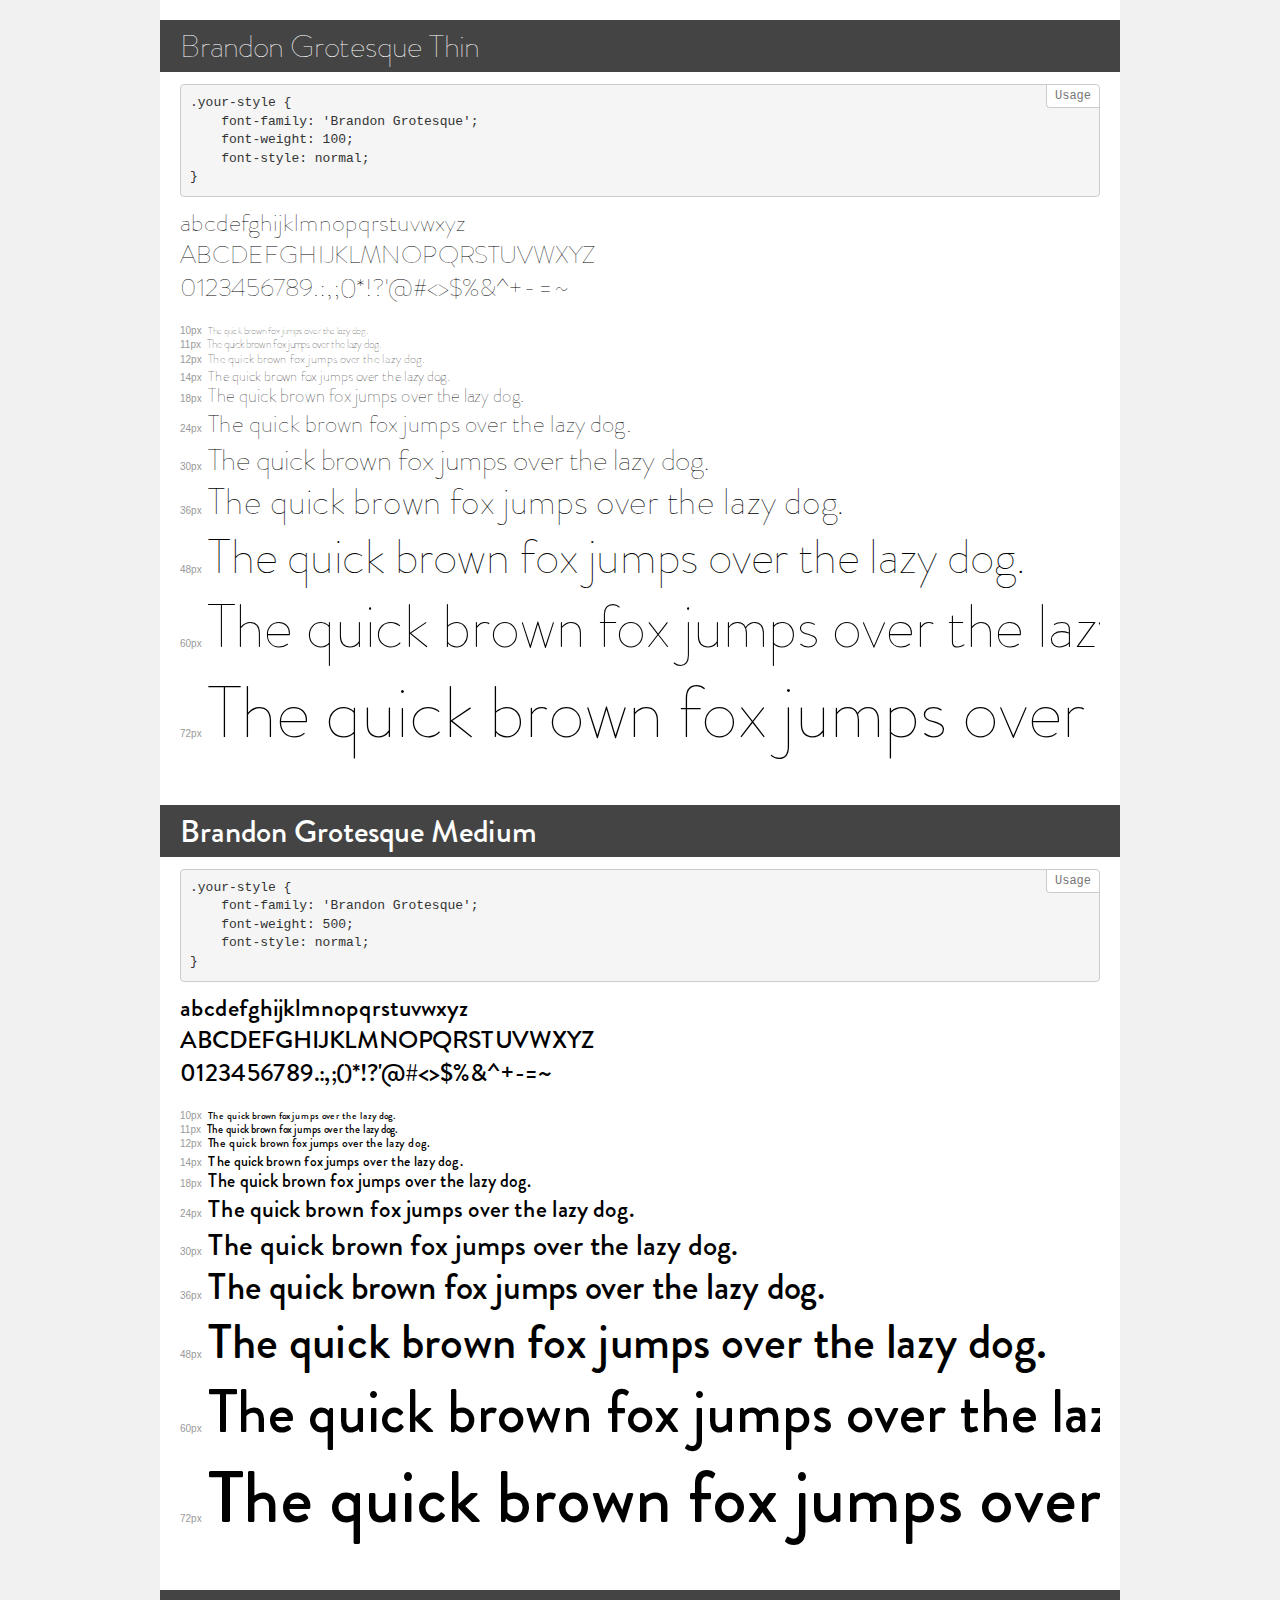
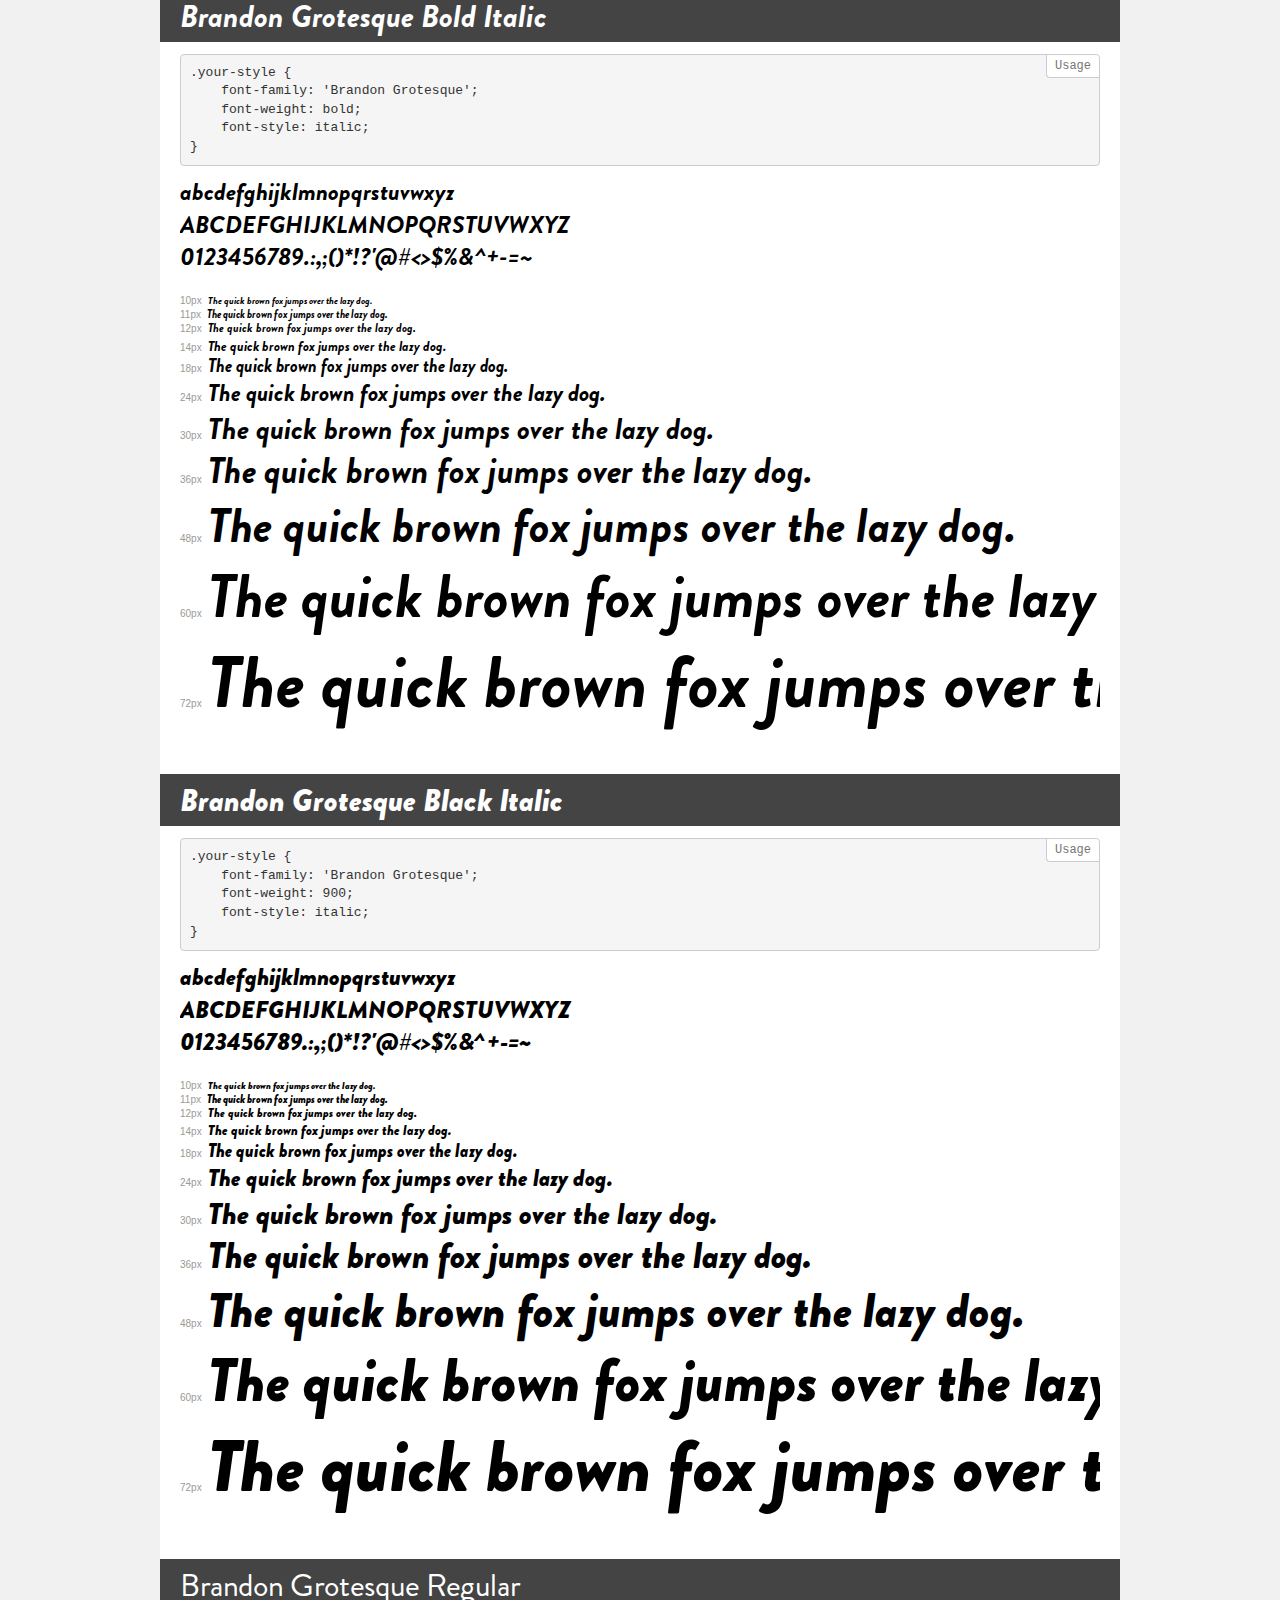
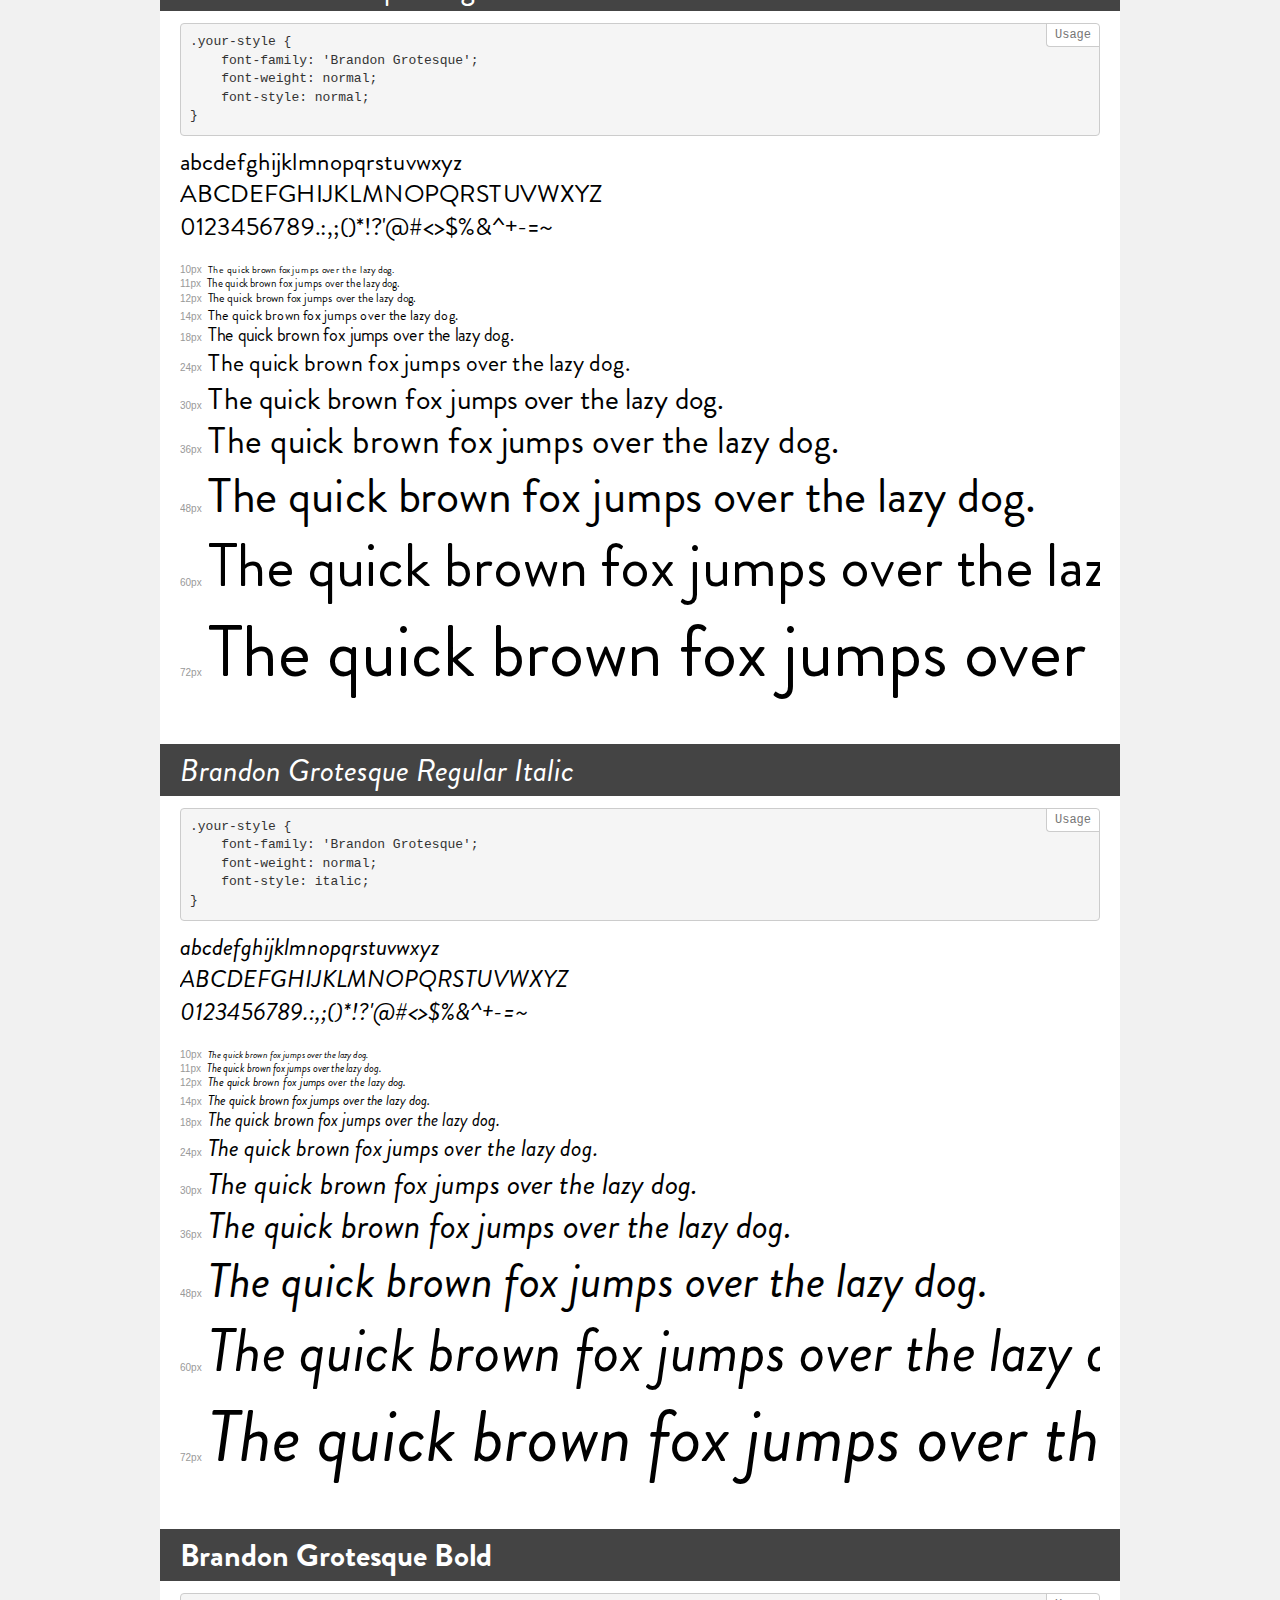
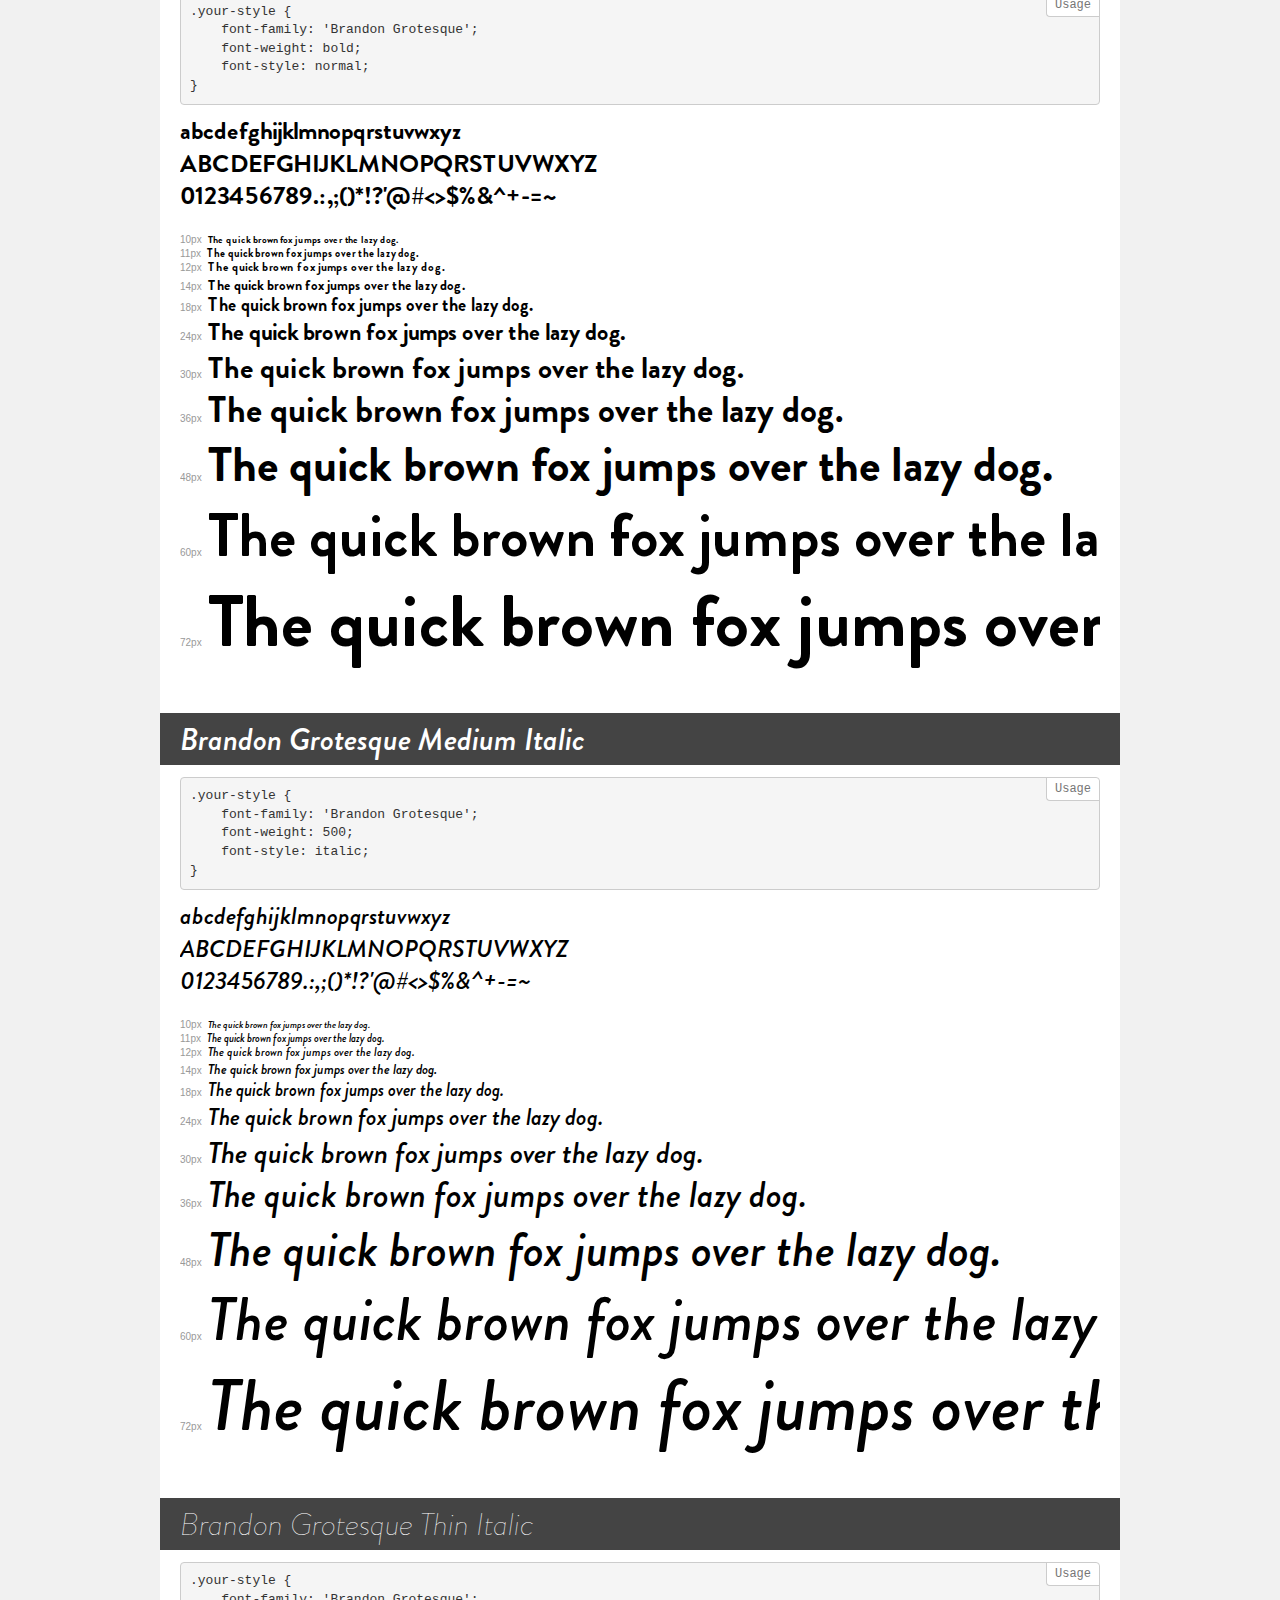
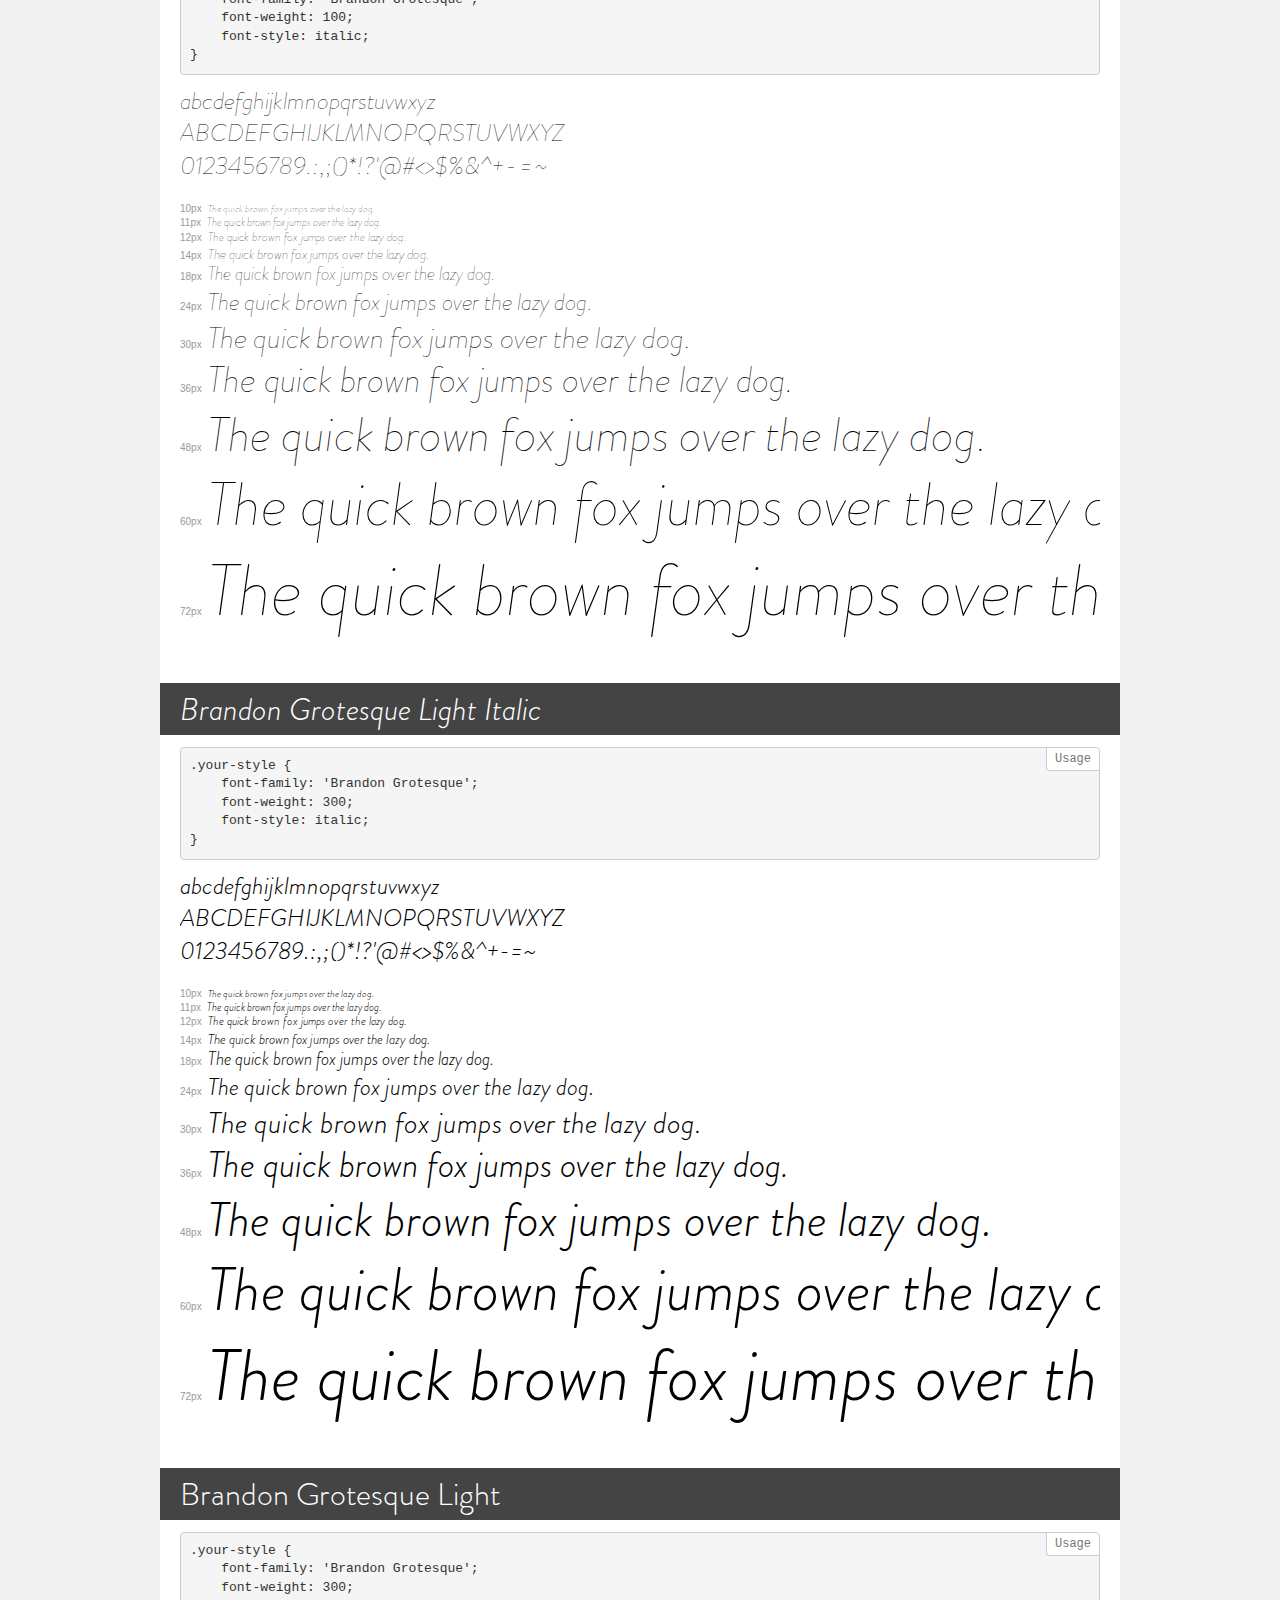
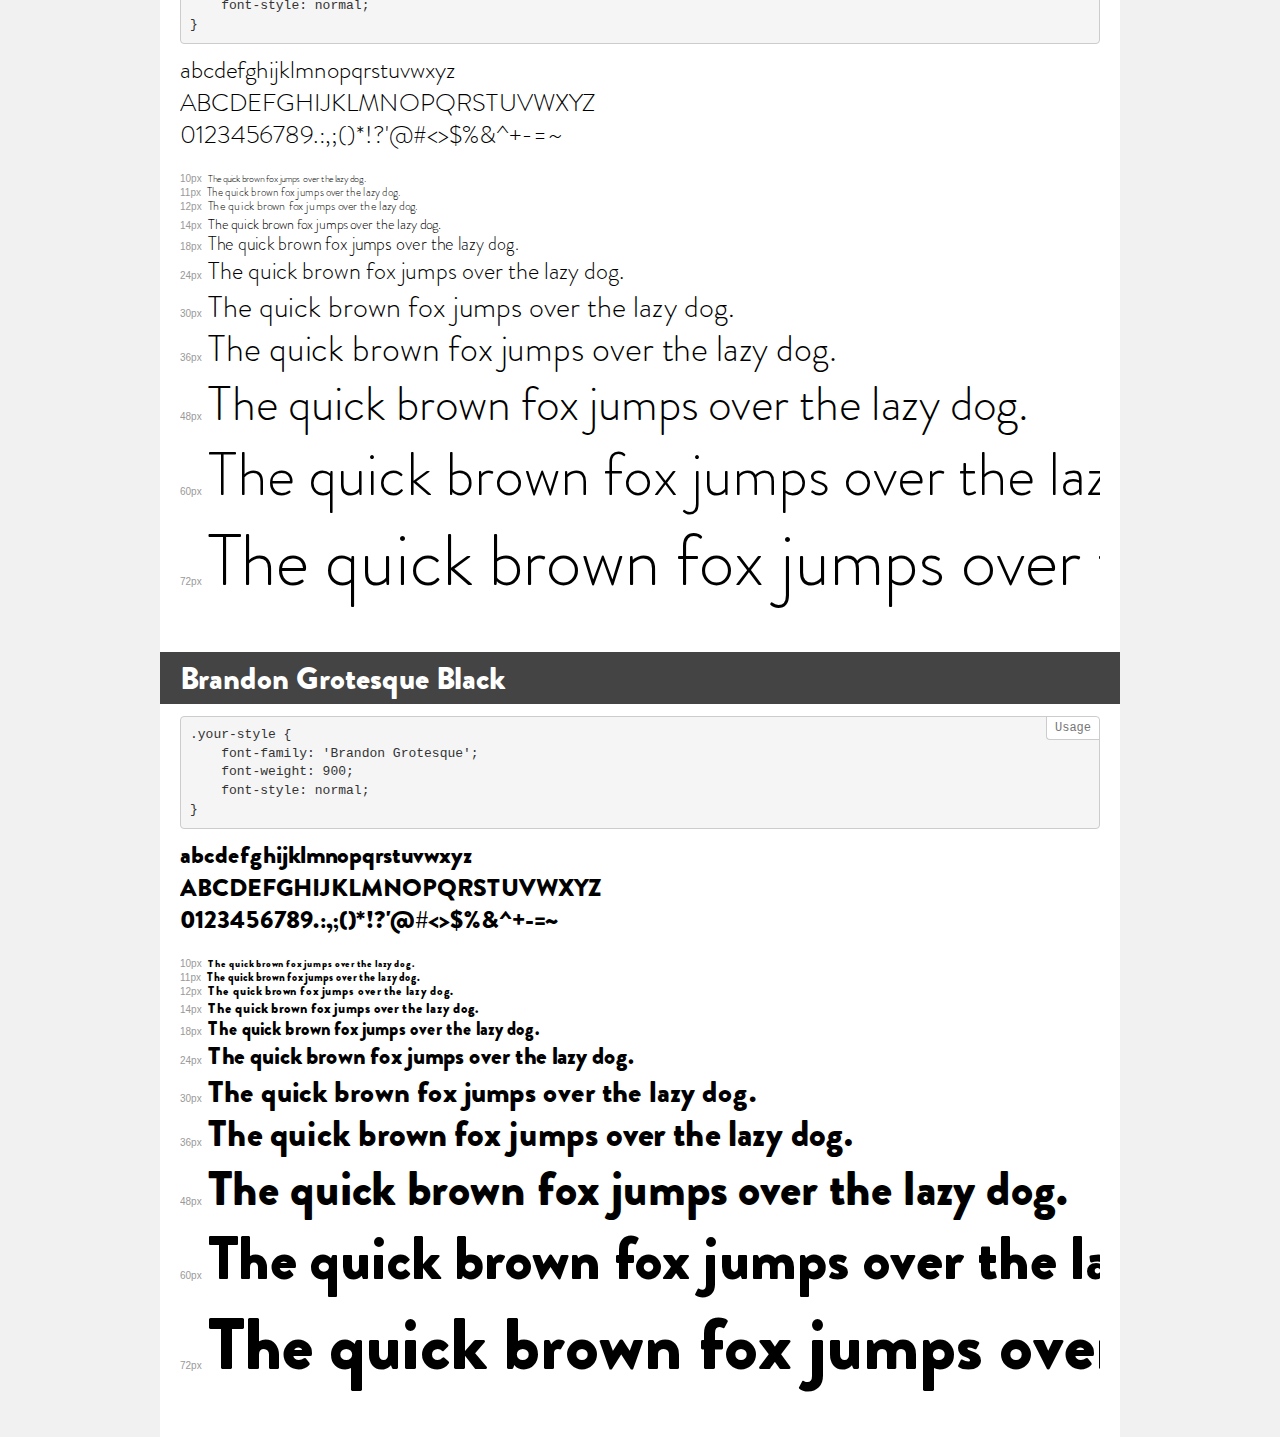
<file: fonts/demo.html>
<!DOCTYPE html>
<html>
<head>
    <meta charset="utf-8">
    <meta http-equiv="X-UA-Compatible" content="IE=edge">
    <meta name="viewport" content="width=device-width, initial-scale=1">
    <meta name="robots" content="noindex, noarchive">
    <meta name="format-detection" content="telephone=no">
    <title>Transfonter demo</title>
    <link href="stylesheet.css" rel="stylesheet">
    <style>
        /*
        http://meyerweb.com/eric/tools/css/reset/
        v2.0 | 20110126
        License: none (public domain)
        */
        html, body, div, span, applet, object, iframe,
        h1, h2, h3, h4, h5, h6, p, blockquote, pre,
        a, abbr, acronym, address, big, cite, code,
        del, dfn, em, img, ins, kbd, q, s, samp,
        small, strike, strong, sub, sup, tt, var,
        b, u, i, center,
        dl, dt, dd, ol, ul, li,
        fieldset, form, label, legend,
        table, caption, tbody, tfoot, thead, tr, th, td,
        article, aside, canvas, details, embed,
        figure, figcaption, footer, header, hgroup,
        menu, nav, output, ruby, section, summary,
        time, mark, audio, video {
            margin: 0;
            padding: 0;
            border: 0;
            font-size: 100%;
            font: inherit;
            vertical-align: baseline;
        }
        /* HTML5 display-role reset for older browsers */
        article, aside, details, figcaption, figure,
        footer, header, hgroup, menu, nav, section {
            display: block;
        }
        body {
            line-height: 1;
        }
        ol, ul {
            list-style: none;
        }
        blockquote, q {
            quotes: none;
        }
        blockquote:before, blockquote:after,
        q:before, q:after {
            content: '';
            content: none;
        }
        table {
            border-collapse: collapse;
            border-spacing: 0;
        }
        /* common styles */
        body {
            background: #f1f1f1;
            color: #000;
        }
        .page {
            background: #fff;
            width: 920px;
            margin: 0 auto;
            padding: 20px 20px 0 20px;
            overflow: hidden;
        }
        .font-container {
            overflow-x: auto;
            overflow-y: hidden;
            margin-bottom: 40px;
            line-height: 1.3;
            white-space: nowrap;
            padding-bottom: 5px;
        }
        h1 {
            position: relative;
            background: #444;
            font-size: 32px;
            color: #fff;
            padding: 10px 20px;
            margin: 0 -20px 12px -20px;
        }
        .letters {
            font-size: 25px;
            margin-bottom: 20px;
        }
        .s10:before {
            content: '10px';
        }
        .s11:before {
            content: '11px';
        }
        .s12:before {
            content: '12px';
        }
        .s14:before {
            content: '14px';
        }
        .s18:before {
            content: '18px';
        }
        .s24:before {
            content: '24px';
        }
        .s30:before {
            content: '30px';
        }
        .s36:before {
            content: '36px';
        }
        .s48:before {
            content: '48px';
        }
        .s60:before {
            content: '60px';
        }
        .s72:before {
            content: '72px';
        }
        .s10:before, .s11:before, .s12:before, .s14:before,
        .s18:before, .s24:before, .s30:before, .s36:before,
        .s48:before, .s60:before, .s72:before {
            font-family: Arial, sans-serif;
            font-size: 10px;
            font-weight: normal;
            font-style: normal;
            color: #999;
            padding-right: 6px;
        }
        pre {
            display: block;
            position: relative;
            padding: 9px;
            margin: 0 0 10px;
            font-family: Monaco, Menlo, Consolas, "Courier New", monospace !important;
            font-size: 13px;
            line-height: 1.428571429;
            color: #333;
            font-weight: normal !important;
            font-style: normal !important;
            background-color: #f5f5f5;
            border: 1px solid #ccc;
            overflow-x: auto;
            border-radius: 4px;
        }
        pre:after {
            display: block;
            position: absolute;
            right: 0;
            top: 0;
            content: 'Usage';
            line-height: 1;
            padding: 5px 8px;
            font-size: 12px;
            color: #767676;
            background-color: #fff;
            border: 1px solid #ccc;
            border-right: none;
            border-top: none;
            border-radius: 0 4px 0 4px;
            z-index: 10;
        }
        /* responsive */
        @media (max-width: 959px) {
            .page {
                width: auto;
                margin: 0;
            }
        }
    </style>
</head>
<body>
<div class="page">
    <div class="demo" style="font-family: 'Brandon Grotesque'; font-weight: 100; font-style: normal;">
        <h1>Brandon Grotesque Thin</h1>
        <pre>.your-style {
    font-family: 'Brandon Grotesque';
    font-weight: 100;
    font-style: normal;
}</pre>
        <div class="font-container">
            <p class="letters">
                abcdefghijklmnopqrstuvwxyz<br>
ABCDEFGHIJKLMNOPQRSTUVWXYZ<br>
                0123456789.:,;()*!?'@#<>$%&^+-=~
            </p>
            <p class="s10" style="font-size: 10px;">The quick brown fox jumps over the lazy dog.</p>
            <p class="s11" style="font-size: 11px;">The quick brown fox jumps over the lazy dog.</p>
            <p class="s12" style="font-size: 12px;">The quick brown fox jumps over the lazy dog.</p>
            <p class="s14" style="font-size: 14px;">The quick brown fox jumps over the lazy dog.</p>
            <p class="s18" style="font-size: 18px;">The quick brown fox jumps over the lazy dog.</p>
            <p class="s24" style="font-size: 24px;">The quick brown fox jumps over the lazy dog.</p>
            <p class="s30" style="font-size: 30px;">The quick brown fox jumps over the lazy dog.</p>
            <p class="s36" style="font-size: 36px;">The quick brown fox jumps over the lazy dog.</p>
            <p class="s48" style="font-size: 48px;">The quick brown fox jumps over the lazy dog.</p>
            <p class="s60" style="font-size: 60px;">The quick brown fox jumps over the lazy dog.</p>
            <p class="s72" style="font-size: 72px;">The quick brown fox jumps over the lazy dog.</p>
        </div>
    </div>
    <div class="demo" style="font-family: 'Brandon Grotesque'; font-weight: 500; font-style: normal;">
        <h1>Brandon Grotesque Medium</h1>
        <pre>.your-style {
    font-family: 'Brandon Grotesque';
    font-weight: 500;
    font-style: normal;
}</pre>
        <div class="font-container">
            <p class="letters">
                abcdefghijklmnopqrstuvwxyz<br>
ABCDEFGHIJKLMNOPQRSTUVWXYZ<br>
                0123456789.:,;()*!?'@#<>$%&^+-=~
            </p>
            <p class="s10" style="font-size: 10px;">The quick brown fox jumps over the lazy dog.</p>
            <p class="s11" style="font-size: 11px;">The quick brown fox jumps over the lazy dog.</p>
            <p class="s12" style="font-size: 12px;">The quick brown fox jumps over the lazy dog.</p>
            <p class="s14" style="font-size: 14px;">The quick brown fox jumps over the lazy dog.</p>
            <p class="s18" style="font-size: 18px;">The quick brown fox jumps over the lazy dog.</p>
            <p class="s24" style="font-size: 24px;">The quick brown fox jumps over the lazy dog.</p>
            <p class="s30" style="font-size: 30px;">The quick brown fox jumps over the lazy dog.</p>
            <p class="s36" style="font-size: 36px;">The quick brown fox jumps over the lazy dog.</p>
            <p class="s48" style="font-size: 48px;">The quick brown fox jumps over the lazy dog.</p>
            <p class="s60" style="font-size: 60px;">The quick brown fox jumps over the lazy dog.</p>
            <p class="s72" style="font-size: 72px;">The quick brown fox jumps over the lazy dog.</p>
        </div>
    </div>
    <div class="demo" style="font-family: 'Brandon Grotesque'; font-weight: bold; font-style: italic;">
        <h1>Brandon Grotesque Bold Italic</h1>
        <pre>.your-style {
    font-family: 'Brandon Grotesque';
    font-weight: bold;
    font-style: italic;
}</pre>
        <div class="font-container">
            <p class="letters">
                abcdefghijklmnopqrstuvwxyz<br>
ABCDEFGHIJKLMNOPQRSTUVWXYZ<br>
                0123456789.:,;()*!?'@#<>$%&^+-=~
            </p>
            <p class="s10" style="font-size: 10px;">The quick brown fox jumps over the lazy dog.</p>
            <p class="s11" style="font-size: 11px;">The quick brown fox jumps over the lazy dog.</p>
            <p class="s12" style="font-size: 12px;">The quick brown fox jumps over the lazy dog.</p>
            <p class="s14" style="font-size: 14px;">The quick brown fox jumps over the lazy dog.</p>
            <p class="s18" style="font-size: 18px;">The quick brown fox jumps over the lazy dog.</p>
            <p class="s24" style="font-size: 24px;">The quick brown fox jumps over the lazy dog.</p>
            <p class="s30" style="font-size: 30px;">The quick brown fox jumps over the lazy dog.</p>
            <p class="s36" style="font-size: 36px;">The quick brown fox jumps over the lazy dog.</p>
            <p class="s48" style="font-size: 48px;">The quick brown fox jumps over the lazy dog.</p>
            <p class="s60" style="font-size: 60px;">The quick brown fox jumps over the lazy dog.</p>
            <p class="s72" style="font-size: 72px;">The quick brown fox jumps over the lazy dog.</p>
        </div>
    </div>
    <div class="demo" style="font-family: 'Brandon Grotesque'; font-weight: 900; font-style: italic;">
        <h1>Brandon Grotesque Black Italic</h1>
        <pre>.your-style {
    font-family: 'Brandon Grotesque';
    font-weight: 900;
    font-style: italic;
}</pre>
        <div class="font-container">
            <p class="letters">
                abcdefghijklmnopqrstuvwxyz<br>
ABCDEFGHIJKLMNOPQRSTUVWXYZ<br>
                0123456789.:,;()*!?'@#<>$%&^+-=~
            </p>
            <p class="s10" style="font-size: 10px;">The quick brown fox jumps over the lazy dog.</p>
            <p class="s11" style="font-size: 11px;">The quick brown fox jumps over the lazy dog.</p>
            <p class="s12" style="font-size: 12px;">The quick brown fox jumps over the lazy dog.</p>
            <p class="s14" style="font-size: 14px;">The quick brown fox jumps over the lazy dog.</p>
            <p class="s18" style="font-size: 18px;">The quick brown fox jumps over the lazy dog.</p>
            <p class="s24" style="font-size: 24px;">The quick brown fox jumps over the lazy dog.</p>
            <p class="s30" style="font-size: 30px;">The quick brown fox jumps over the lazy dog.</p>
            <p class="s36" style="font-size: 36px;">The quick brown fox jumps over the lazy dog.</p>
            <p class="s48" style="font-size: 48px;">The quick brown fox jumps over the lazy dog.</p>
            <p class="s60" style="font-size: 60px;">The quick brown fox jumps over the lazy dog.</p>
            <p class="s72" style="font-size: 72px;">The quick brown fox jumps over the lazy dog.</p>
        </div>
    </div>
    <div class="demo" style="font-family: 'Brandon Grotesque'; font-weight: normal; font-style: normal;">
        <h1>Brandon Grotesque Regular</h1>
        <pre>.your-style {
    font-family: 'Brandon Grotesque';
    font-weight: normal;
    font-style: normal;
}</pre>
        <div class="font-container">
            <p class="letters">
                abcdefghijklmnopqrstuvwxyz<br>
ABCDEFGHIJKLMNOPQRSTUVWXYZ<br>
                0123456789.:,;()*!?'@#<>$%&^+-=~
            </p>
            <p class="s10" style="font-size: 10px;">The quick brown fox jumps over the lazy dog.</p>
            <p class="s11" style="font-size: 11px;">The quick brown fox jumps over the lazy dog.</p>
            <p class="s12" style="font-size: 12px;">The quick brown fox jumps over the lazy dog.</p>
            <p class="s14" style="font-size: 14px;">The quick brown fox jumps over the lazy dog.</p>
            <p class="s18" style="font-size: 18px;">The quick brown fox jumps over the lazy dog.</p>
            <p class="s24" style="font-size: 24px;">The quick brown fox jumps over the lazy dog.</p>
            <p class="s30" style="font-size: 30px;">The quick brown fox jumps over the lazy dog.</p>
            <p class="s36" style="font-size: 36px;">The quick brown fox jumps over the lazy dog.</p>
            <p class="s48" style="font-size: 48px;">The quick brown fox jumps over the lazy dog.</p>
            <p class="s60" style="font-size: 60px;">The quick brown fox jumps over the lazy dog.</p>
            <p class="s72" style="font-size: 72px;">The quick brown fox jumps over the lazy dog.</p>
        </div>
    </div>
    <div class="demo" style="font-family: 'Brandon Grotesque'; font-weight: normal; font-style: italic;">
        <h1>Brandon Grotesque Regular Italic</h1>
        <pre>.your-style {
    font-family: 'Brandon Grotesque';
    font-weight: normal;
    font-style: italic;
}</pre>
        <div class="font-container">
            <p class="letters">
                abcdefghijklmnopqrstuvwxyz<br>
ABCDEFGHIJKLMNOPQRSTUVWXYZ<br>
                0123456789.:,;()*!?'@#<>$%&^+-=~
            </p>
            <p class="s10" style="font-size: 10px;">The quick brown fox jumps over the lazy dog.</p>
            <p class="s11" style="font-size: 11px;">The quick brown fox jumps over the lazy dog.</p>
            <p class="s12" style="font-size: 12px;">The quick brown fox jumps over the lazy dog.</p>
            <p class="s14" style="font-size: 14px;">The quick brown fox jumps over the lazy dog.</p>
            <p class="s18" style="font-size: 18px;">The quick brown fox jumps over the lazy dog.</p>
            <p class="s24" style="font-size: 24px;">The quick brown fox jumps over the lazy dog.</p>
            <p class="s30" style="font-size: 30px;">The quick brown fox jumps over the lazy dog.</p>
            <p class="s36" style="font-size: 36px;">The quick brown fox jumps over the lazy dog.</p>
            <p class="s48" style="font-size: 48px;">The quick brown fox jumps over the lazy dog.</p>
            <p class="s60" style="font-size: 60px;">The quick brown fox jumps over the lazy dog.</p>
            <p class="s72" style="font-size: 72px;">The quick brown fox jumps over the lazy dog.</p>
        </div>
    </div>
    <div class="demo" style="font-family: 'Brandon Grotesque'; font-weight: bold; font-style: normal;">
        <h1>Brandon Grotesque Bold</h1>
        <pre>.your-style {
    font-family: 'Brandon Grotesque';
    font-weight: bold;
    font-style: normal;
}</pre>
        <div class="font-container">
            <p class="letters">
                abcdefghijklmnopqrstuvwxyz<br>
ABCDEFGHIJKLMNOPQRSTUVWXYZ<br>
                0123456789.:,;()*!?'@#<>$%&^+-=~
            </p>
            <p class="s10" style="font-size: 10px;">The quick brown fox jumps over the lazy dog.</p>
            <p class="s11" style="font-size: 11px;">The quick brown fox jumps over the lazy dog.</p>
            <p class="s12" style="font-size: 12px;">The quick brown fox jumps over the lazy dog.</p>
            <p class="s14" style="font-size: 14px;">The quick brown fox jumps over the lazy dog.</p>
            <p class="s18" style="font-size: 18px;">The quick brown fox jumps over the lazy dog.</p>
            <p class="s24" style="font-size: 24px;">The quick brown fox jumps over the lazy dog.</p>
            <p class="s30" style="font-size: 30px;">The quick brown fox jumps over the lazy dog.</p>
            <p class="s36" style="font-size: 36px;">The quick brown fox jumps over the lazy dog.</p>
            <p class="s48" style="font-size: 48px;">The quick brown fox jumps over the lazy dog.</p>
            <p class="s60" style="font-size: 60px;">The quick brown fox jumps over the lazy dog.</p>
            <p class="s72" style="font-size: 72px;">The quick brown fox jumps over the lazy dog.</p>
        </div>
    </div>
    <div class="demo" style="font-family: 'Brandon Grotesque'; font-weight: 500; font-style: italic;">
        <h1>Brandon Grotesque Medium Italic</h1>
        <pre>.your-style {
    font-family: 'Brandon Grotesque';
    font-weight: 500;
    font-style: italic;
}</pre>
        <div class="font-container">
            <p class="letters">
                abcdefghijklmnopqrstuvwxyz<br>
ABCDEFGHIJKLMNOPQRSTUVWXYZ<br>
                0123456789.:,;()*!?'@#<>$%&^+-=~
            </p>
            <p class="s10" style="font-size: 10px;">The quick brown fox jumps over the lazy dog.</p>
            <p class="s11" style="font-size: 11px;">The quick brown fox jumps over the lazy dog.</p>
            <p class="s12" style="font-size: 12px;">The quick brown fox jumps over the lazy dog.</p>
            <p class="s14" style="font-size: 14px;">The quick brown fox jumps over the lazy dog.</p>
            <p class="s18" style="font-size: 18px;">The quick brown fox jumps over the lazy dog.</p>
            <p class="s24" style="font-size: 24px;">The quick brown fox jumps over the lazy dog.</p>
            <p class="s30" style="font-size: 30px;">The quick brown fox jumps over the lazy dog.</p>
            <p class="s36" style="font-size: 36px;">The quick brown fox jumps over the lazy dog.</p>
            <p class="s48" style="font-size: 48px;">The quick brown fox jumps over the lazy dog.</p>
            <p class="s60" style="font-size: 60px;">The quick brown fox jumps over the lazy dog.</p>
            <p class="s72" style="font-size: 72px;">The quick brown fox jumps over the lazy dog.</p>
        </div>
    </div>
    <div class="demo" style="font-family: 'Brandon Grotesque'; font-weight: 100; font-style: italic;">
        <h1>Brandon Grotesque Thin Italic</h1>
        <pre>.your-style {
    font-family: 'Brandon Grotesque';
    font-weight: 100;
    font-style: italic;
}</pre>
        <div class="font-container">
            <p class="letters">
                abcdefghijklmnopqrstuvwxyz<br>
ABCDEFGHIJKLMNOPQRSTUVWXYZ<br>
                0123456789.:,;()*!?'@#<>$%&^+-=~
            </p>
            <p class="s10" style="font-size: 10px;">The quick brown fox jumps over the lazy dog.</p>
            <p class="s11" style="font-size: 11px;">The quick brown fox jumps over the lazy dog.</p>
            <p class="s12" style="font-size: 12px;">The quick brown fox jumps over the lazy dog.</p>
            <p class="s14" style="font-size: 14px;">The quick brown fox jumps over the lazy dog.</p>
            <p class="s18" style="font-size: 18px;">The quick brown fox jumps over the lazy dog.</p>
            <p class="s24" style="font-size: 24px;">The quick brown fox jumps over the lazy dog.</p>
            <p class="s30" style="font-size: 30px;">The quick brown fox jumps over the lazy dog.</p>
            <p class="s36" style="font-size: 36px;">The quick brown fox jumps over the lazy dog.</p>
            <p class="s48" style="font-size: 48px;">The quick brown fox jumps over the lazy dog.</p>
            <p class="s60" style="font-size: 60px;">The quick brown fox jumps over the lazy dog.</p>
            <p class="s72" style="font-size: 72px;">The quick brown fox jumps over the lazy dog.</p>
        </div>
    </div>
    <div class="demo" style="font-family: 'Brandon Grotesque'; font-weight: 300; font-style: italic;">
        <h1>Brandon Grotesque Light Italic</h1>
        <pre>.your-style {
    font-family: 'Brandon Grotesque';
    font-weight: 300;
    font-style: italic;
}</pre>
        <div class="font-container">
            <p class="letters">
                abcdefghijklmnopqrstuvwxyz<br>
ABCDEFGHIJKLMNOPQRSTUVWXYZ<br>
                0123456789.:,;()*!?'@#<>$%&^+-=~
            </p>
            <p class="s10" style="font-size: 10px;">The quick brown fox jumps over the lazy dog.</p>
            <p class="s11" style="font-size: 11px;">The quick brown fox jumps over the lazy dog.</p>
            <p class="s12" style="font-size: 12px;">The quick brown fox jumps over the lazy dog.</p>
            <p class="s14" style="font-size: 14px;">The quick brown fox jumps over the lazy dog.</p>
            <p class="s18" style="font-size: 18px;">The quick brown fox jumps over the lazy dog.</p>
            <p class="s24" style="font-size: 24px;">The quick brown fox jumps over the lazy dog.</p>
            <p class="s30" style="font-size: 30px;">The quick brown fox jumps over the lazy dog.</p>
            <p class="s36" style="font-size: 36px;">The quick brown fox jumps over the lazy dog.</p>
            <p class="s48" style="font-size: 48px;">The quick brown fox jumps over the lazy dog.</p>
            <p class="s60" style="font-size: 60px;">The quick brown fox jumps over the lazy dog.</p>
            <p class="s72" style="font-size: 72px;">The quick brown fox jumps over the lazy dog.</p>
        </div>
    </div>
    <div class="demo" style="font-family: 'Brandon Grotesque'; font-weight: 300; font-style: normal;">
        <h1>Brandon Grotesque Light</h1>
        <pre>.your-style {
    font-family: 'Brandon Grotesque';
    font-weight: 300;
    font-style: normal;
}</pre>
        <div class="font-container">
            <p class="letters">
                abcdefghijklmnopqrstuvwxyz<br>
ABCDEFGHIJKLMNOPQRSTUVWXYZ<br>
                0123456789.:,;()*!?'@#<>$%&^+-=~
            </p>
            <p class="s10" style="font-size: 10px;">The quick brown fox jumps over the lazy dog.</p>
            <p class="s11" style="font-size: 11px;">The quick brown fox jumps over the lazy dog.</p>
            <p class="s12" style="font-size: 12px;">The quick brown fox jumps over the lazy dog.</p>
            <p class="s14" style="font-size: 14px;">The quick brown fox jumps over the lazy dog.</p>
            <p class="s18" style="font-size: 18px;">The quick brown fox jumps over the lazy dog.</p>
            <p class="s24" style="font-size: 24px;">The quick brown fox jumps over the lazy dog.</p>
            <p class="s30" style="font-size: 30px;">The quick brown fox jumps over the lazy dog.</p>
            <p class="s36" style="font-size: 36px;">The quick brown fox jumps over the lazy dog.</p>
            <p class="s48" style="font-size: 48px;">The quick brown fox jumps over the lazy dog.</p>
            <p class="s60" style="font-size: 60px;">The quick brown fox jumps over the lazy dog.</p>
            <p class="s72" style="font-size: 72px;">The quick brown fox jumps over the lazy dog.</p>
        </div>
    </div>
    <div class="demo" style="font-family: 'Brandon Grotesque'; font-weight: 900; font-style: normal;">
        <h1>Brandon Grotesque Black</h1>
        <pre>.your-style {
    font-family: 'Brandon Grotesque';
    font-weight: 900;
    font-style: normal;
}</pre>
        <div class="font-container">
            <p class="letters">
                abcdefghijklmnopqrstuvwxyz<br>
ABCDEFGHIJKLMNOPQRSTUVWXYZ<br>
                0123456789.:,;()*!?'@#<>$%&^+-=~
            </p>
            <p class="s10" style="font-size: 10px;">The quick brown fox jumps over the lazy dog.</p>
            <p class="s11" style="font-size: 11px;">The quick brown fox jumps over the lazy dog.</p>
            <p class="s12" style="font-size: 12px;">The quick brown fox jumps over the lazy dog.</p>
            <p class="s14" style="font-size: 14px;">The quick brown fox jumps over the lazy dog.</p>
            <p class="s18" style="font-size: 18px;">The quick brown fox jumps over the lazy dog.</p>
            <p class="s24" style="font-size: 24px;">The quick brown fox jumps over the lazy dog.</p>
            <p class="s30" style="font-size: 30px;">The quick brown fox jumps over the lazy dog.</p>
            <p class="s36" style="font-size: 36px;">The quick brown fox jumps over the lazy dog.</p>
            <p class="s48" style="font-size: 48px;">The quick brown fox jumps over the lazy dog.</p>
            <p class="s60" style="font-size: 60px;">The quick brown fox jumps over the lazy dog.</p>
            <p class="s72" style="font-size: 72px;">The quick brown fox jumps over the lazy dog.</p>
        </div>
    </div>
</div>
</body>
</html>
</file>
<file: fonts/stylesheet.css>
@font-face {
    font-family: 'Brandon Grotesque';
    src: url('BrandonGrotesque-Thin.eot');
    src: local('Brandon Grotesque Thin'), local('BrandonGrotesque-Thin'),
        url('BrandonGrotesque-Thin.eot?#iefix') format('embedded-opentype'),
        url('BrandonGrotesque-Thin.woff2') format('woff2'),
        url('BrandonGrotesque-Thin.woff') format('woff'),
        url('BrandonGrotesque-Thin.ttf') format('truetype');
    font-weight: 100;
    font-style: normal;
}

@font-face {
    font-family: 'Brandon Grotesque';
    src: url('BrandonGrotesque-Medium.eot');
    src: local('Brandon Grotesque Medium'), local('BrandonGrotesque-Medium'),
        url('BrandonGrotesque-Medium.eot?#iefix') format('embedded-opentype'),
        url('BrandonGrotesque-Medium.woff2') format('woff2'),
        url('BrandonGrotesque-Medium.woff') format('woff'),
        url('BrandonGrotesque-Medium.ttf') format('truetype');
    font-weight: 500;
    font-style: normal;
}

@font-face {
    font-family: 'Brandon Grotesque';
    src: url('BrandonGrotesque-BoldItalic.eot');
    src: local('Brandon Grotesque Bold Italic'), local('BrandonGrotesque-BoldItalic'),
        url('BrandonGrotesque-BoldItalic.eot?#iefix') format('embedded-opentype'),
        url('BrandonGrotesque-BoldItalic.woff2') format('woff2'),
        url('BrandonGrotesque-BoldItalic.woff') format('woff'),
        url('BrandonGrotesque-BoldItalic.ttf') format('truetype');
    font-weight: bold;
    font-style: italic;
}

@font-face {
    font-family: 'Brandon Grotesque';
    src: url('BrandonGrotesque-BlackItalic.eot');
    src: local('Brandon Grotesque Black Italic'), local('BrandonGrotesque-BlackItalic'),
        url('BrandonGrotesque-BlackItalic.eot?#iefix') format('embedded-opentype'),
        url('BrandonGrotesque-BlackItalic.woff2') format('woff2'),
        url('BrandonGrotesque-BlackItalic.woff') format('woff'),
        url('BrandonGrotesque-BlackItalic.ttf') format('truetype');
    font-weight: 900;
    font-style: italic;
}

@font-face {
    font-family: 'Brandon Grotesque';
    src: url('BrandonGrotesque-Regular.eot');
    src: local('Brandon Grotesque Regular'), local('BrandonGrotesque-Regular'),
        url('BrandonGrotesque-Regular.eot?#iefix') format('embedded-opentype'),
        url('BrandonGrotesque-Regular.woff2') format('woff2'),
        url('BrandonGrotesque-Regular.woff') format('woff'),
        url('BrandonGrotesque-Regular.ttf') format('truetype');
    font-weight: normal;
    font-style: normal;
}

@font-face {
    font-family: 'Brandon Grotesque';
    src: url('BrandonGrotesque-RegularItalic.eot');
    src: local('Brandon Grotesque Regular Italic'), local('BrandonGrotesque-RegularItalic'),
        url('BrandonGrotesque-RegularItalic.eot?#iefix') format('embedded-opentype'),
        url('BrandonGrotesque-RegularItalic.woff2') format('woff2'),
        url('BrandonGrotesque-RegularItalic.woff') format('woff'),
        url('BrandonGrotesque-RegularItalic.ttf') format('truetype');
    font-weight: normal;
    font-style: italic;
}

@font-face {
    font-family: 'Brandon Grotesque';
    src: url('BrandonGrotesque-Bold.eot');
    src: local('Brandon Grotesque Bold'), local('BrandonGrotesque-Bold'),
        url('BrandonGrotesque-Bold.eot?#iefix') format('embedded-opentype'),
        url('BrandonGrotesque-Bold.woff2') format('woff2'),
        url('BrandonGrotesque-Bold.woff') format('woff'),
        url('BrandonGrotesque-Bold.ttf') format('truetype');
    font-weight: bold;
    font-style: normal;
}

@font-face {
    font-family: 'Brandon Grotesque';
    src: url('BrandonGrotesque-MediumItalic.eot');
    src: local('Brandon Grotesque Medium Italic'), local('BrandonGrotesque-MediumItalic'),
        url('BrandonGrotesque-MediumItalic.eot?#iefix') format('embedded-opentype'),
        url('BrandonGrotesque-MediumItalic.woff2') format('woff2'),
        url('BrandonGrotesque-MediumItalic.woff') format('woff'),
        url('BrandonGrotesque-MediumItalic.ttf') format('truetype');
    font-weight: 500;
    font-style: italic;
}

@font-face {
    font-family: 'Brandon Grotesque';
    src: url('BrandonGrotesque-ThinItalic.eot');
    src: local('Brandon Grotesque Thin Italic'), local('BrandonGrotesque-ThinItalic'),
        url('BrandonGrotesque-ThinItalic.eot?#iefix') format('embedded-opentype'),
        url('BrandonGrotesque-ThinItalic.woff2') format('woff2'),
        url('BrandonGrotesque-ThinItalic.woff') format('woff'),
        url('BrandonGrotesque-ThinItalic.ttf') format('truetype');
    font-weight: 100;
    font-style: italic;
}

@font-face {
    font-family: 'Brandon Grotesque';
    src: url('BrandonGrotesque-LightItalic.eot');
    src: local('Brandon Grotesque Light Italic'), local('BrandonGrotesque-LightItalic'),
        url('BrandonGrotesque-LightItalic.eot?#iefix') format('embedded-opentype'),
        url('BrandonGrotesque-LightItalic.woff2') format('woff2'),
        url('BrandonGrotesque-LightItalic.woff') format('woff'),
        url('BrandonGrotesque-LightItalic.ttf') format('truetype');
    font-weight: 300;
    font-style: italic;
}

@font-face {
    font-family: 'Brandon Grotesque';
    src: url('BrandonGrotesque-Light.eot');
    src: local('Brandon Grotesque Light'), local('BrandonGrotesque-Light'),
        url('BrandonGrotesque-Light.eot?#iefix') format('embedded-opentype'),
        url('BrandonGrotesque-Light.woff2') format('woff2'),
        url('BrandonGrotesque-Light.woff') format('woff'),
        url('BrandonGrotesque-Light.ttf') format('truetype');
    font-weight: 300;
    font-style: normal;
}

@font-face {
    font-family: 'Brandon Grotesque';
    src: url('BrandonGrotesque-Black.eot');
    src: local('Brandon Grotesque Black'), local('BrandonGrotesque-Black'),
        url('BrandonGrotesque-Black.eot?#iefix') format('embedded-opentype'),
        url('BrandonGrotesque-Black.woff2') format('woff2'),
        url('BrandonGrotesque-Black.woff') format('woff'),
        url('BrandonGrotesque-Black.ttf') format('truetype');
    font-weight: 900;
    font-style: normal;
}
</file>
